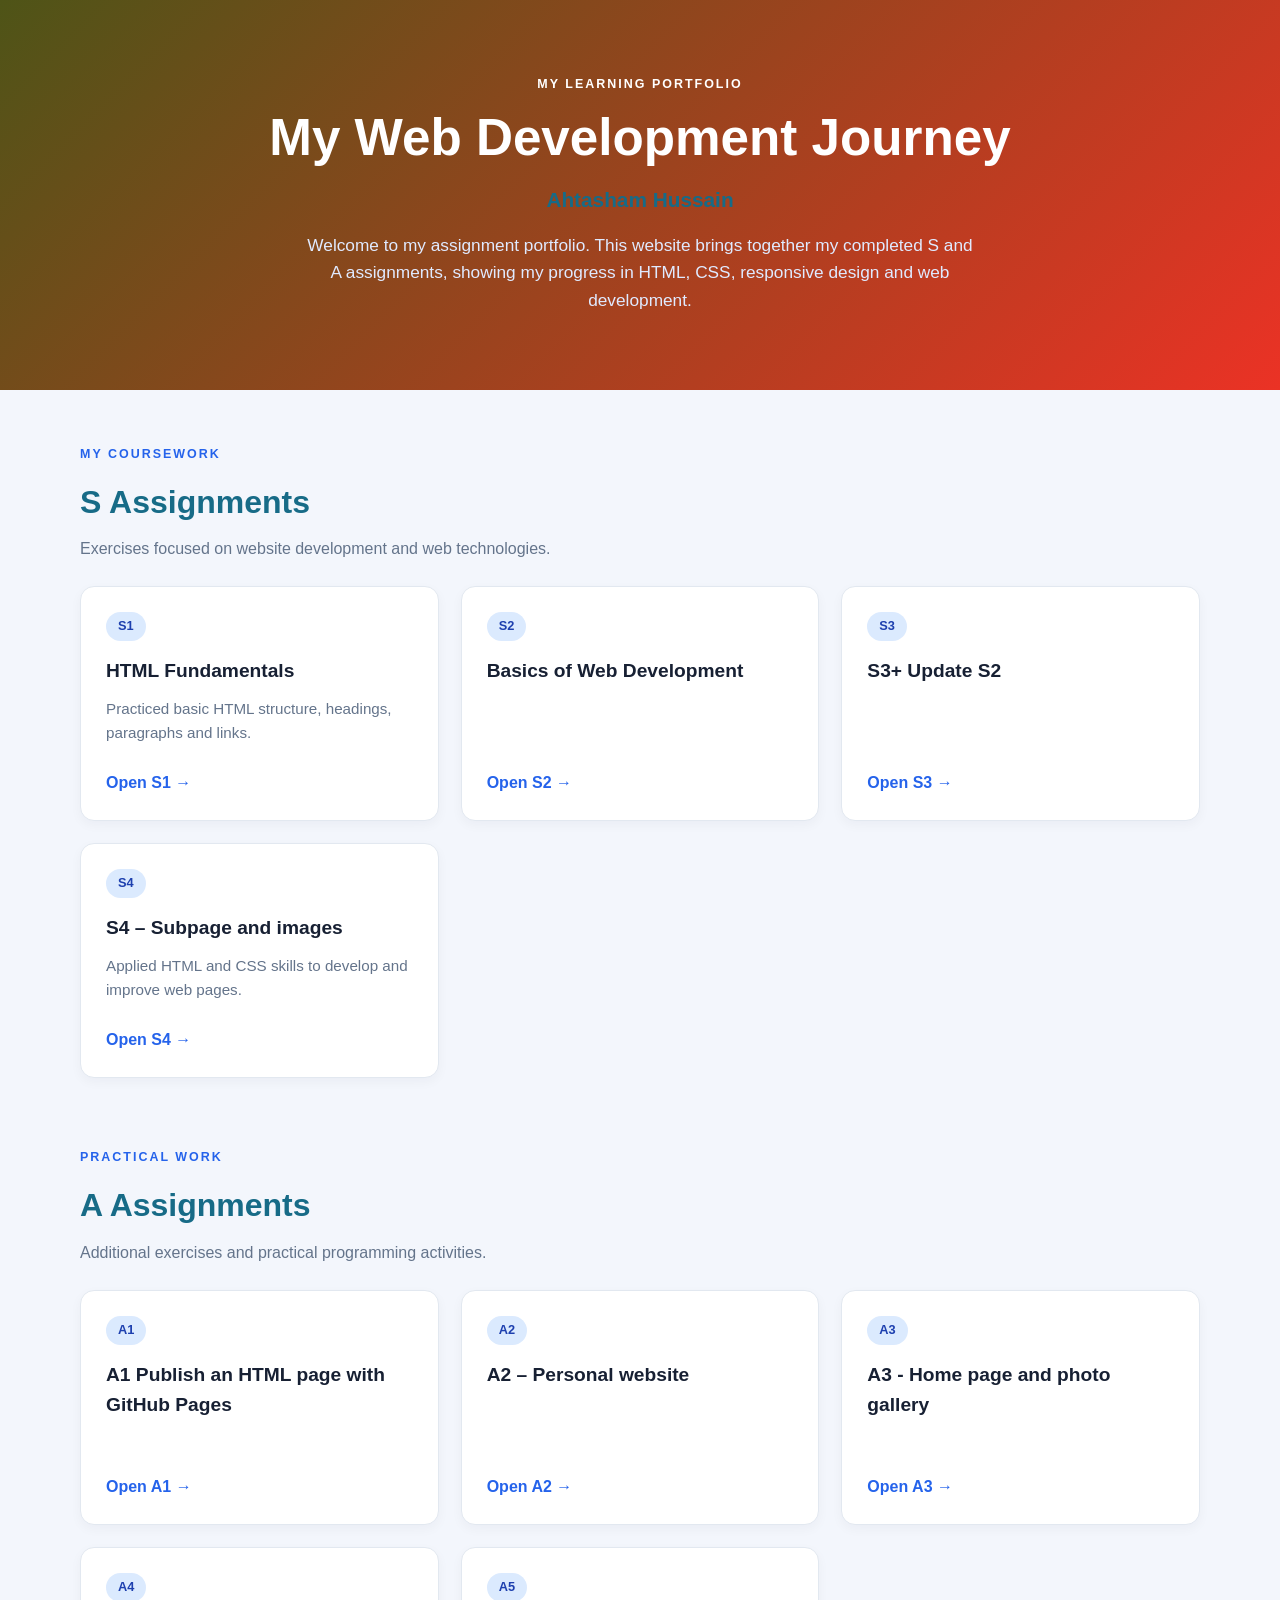
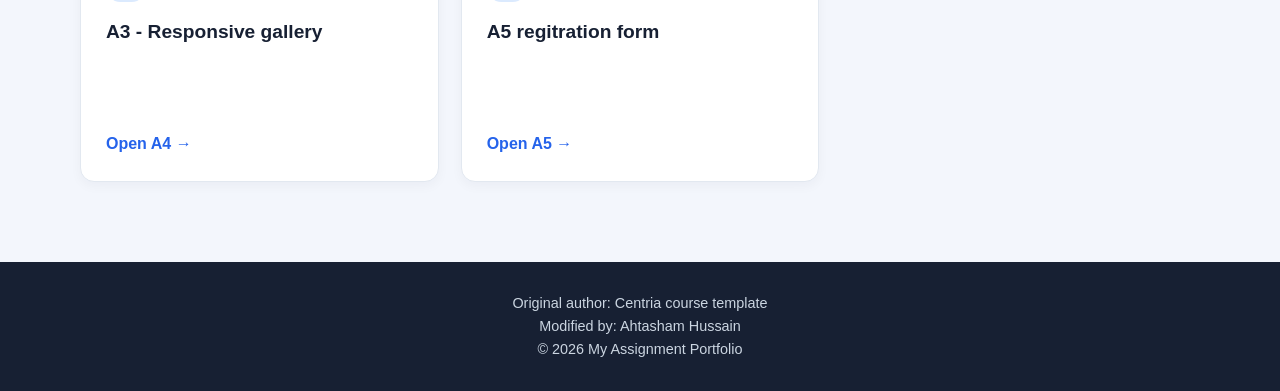
<file: index.html>
<!DOCTYPE html>
<html lang="en">
<head>
    <meta charset="UTF-8">
    <meta name="viewport" content="width=device-width, initial-scale=1.0">

    <title>My Assignments</title>

    <link rel="stylesheet" href="style.css">
    <link rel="icon" href="favicon.ico">
</head> 

<style>


/* General page settings */
* {
    margin: 0;
    padding: 0;
    box-sizing: border-box;
}

:root {
    --primary: #2563eb;
    --primary-dark: #1e40af;
    --background: #f3f6fc;
    --card-background: #ffffff;
    --text: #172033;
    --muted: #64748b;
    --border: #e2e8f0;
}

body {
    font-family: Arial, Helvetica, sans-serif;
    background: var(--background);
    color: var(--text);
    line-height: 1.6;
}

.container {
    width: min(1120px, 90%);
    margin: 0 auto;
}

/* Header */
.hero {
    background: linear-gradient(135deg, #4e5417, #eb3225);
    color: white;
    padding: 75px 0;
    text-align: center;
}

.eyebrow {
    font-size: 0.78rem;
    font-weight: bold;
    letter-spacing: 2px;
    margin-bottom: 12px;
}

.hero h1 {
    font-size: clamp(2rem, 5vw, 3.2rem);
    line-height: 1.2;
    margin-bottom: 15px;
}

.hero h2 {
    font-size: 1.3rem;
    margin-bottom: 15px;
}

.intro {
    max-width: 680px;
    margin: 0 auto;
    color: #e0eaff;
}


.assignment-section {
    padding: 55px 0 15px;
}

.section-heading {
    margin-bottom: 25px;
}

.section-heading .eyebrow {
    color: var(--primary);
}

.section-heading h2 {
    font-size: 2rem;
    margin-bottom: 8px;
}

.section-heading > p:last-child {
    color: var(--muted);
}

/* Required CSS Grid layout */
.card-grid {
    display: grid;
    grid-template-columns: repeat(3, minmax(0, 1fr));
    gap: 22px;
}

/* Assignment cards */
.assignment-card {
    display: flex;
    flex-direction: column;
    align-items: flex-start;
    background: var(--card-background);
    border: 1px solid var(--border);
    border-radius: 14px;
    padding: 25px;
    min-height: 235px;
    box-shadow: 0 4px 12px rgba(15, 23, 42, 0.04);
    transition: transform 0.2s, box-shadow 0.2s;
}

.assignment-card:hover {
    transform: translateY(-4px);
    box-shadow: 0 12px 25px rgba(15, 23, 42, 0.09);
}

.tag {
    display: inline-block;
    background: #dbeafe;
    color: var(--primary-dark);
    padding: 4px 12px;
    border-radius: 20px;
    font-size: 0.8rem;
    font-weight: bold;
    margin-bottom: 15px;
}

.assignment-card h3 {
    font-size: 1.2rem;
    margin-bottom: 10px;
}

.assignment-card p {
    color: var(--muted);
    font-size: 0.95rem;
    margin-bottom: 20px;
}

.assignment-card a {
    margin-top: auto;
    color: var(--primary);
    text-decoration: none;
    font-weight: bold;
}

.assignment-card a:hover {
    color: var(--primary-dark);
    text-decoration: underline;
}

/* Footer */
footer {
    margin-top: 65px;
    padding: 30px 0;
    background: #172033;
    color: #cbd5e1;
    text-align: center;
    font-size: 0.9rem;
}

/* Medium screens: two columns */
@media (max-width: 900px) {
    .card-grid {
        grid-template-columns: repeat(2, minmax(0, 1fr));
    }
}

/* Small screens: one column */
@media (max-width: 600px) {
    .hero {
        padding: 50px 0;
    }

    .assignment-section {
        padding-top: 40px;
    }

    .card-grid {
        grid-template-columns: 1fr;
    }

    .assignment-card {
        min-height: 210px;
    }

    .section-heading h2 {
        font-size: 1.7rem;
    }
}


</style>

<body>

    <header class="hero">
        <div class="container">
            <p class="eyebrow">MY LEARNING PORTFOLIO</p>
            <h1>My Web Development Journey</h1>
            <h2>Ahtasham Hussain</h2>
            <p class="intro">
                Welcome to my assignment portfolio. This website brings
                together my completed S and A assignments, showing my
                progress in HTML, CSS, responsive design and web development.
            </p>
        </div>
    </header>

    <main class="container">

        <!-- S assignments -->
        <section class="assignment-section">
            <div class="section-heading">
                <p class="eyebrow">MY COURSEWORK</p>
                <h2>S Assignments</h2>
                <p>Exercises focused on website development and web technologies.</p>
            </div>

            <div class="card-grid">

                <article class="assignment-card">
                    <span class="tag">S1</span>
                    <h3>HTML Fundamentals</h3>
                    <p>Practiced basic HTML structure, headings, paragraphs and links.</p>
                    <a href="s1/index.html">Open S1 &rarr;</a>
                </article>

                <article class="assignment-card">
                    <span class="tag">S2</span>
                    <h3>Basics of Web Development</h3>
                    <a href="https://ah772-shams.github.io/S2/">Open S2 &rarr;</a>
                </article>

                <article class="assignment-card">
                    <span class="tag">S3</span>
                    <h3>S3+ Update S2</h3>
                    <a href="https://ah772-shams.github.io/S3/">Open S3 &rarr;</a>
                </article>

                <article class="assignment-card">
                    <span class="tag">S4</span>
                    <h3>S4 – Subpage and images</h3>
                    <p>Applied HTML and CSS skills to develop and improve web pages.</p>
                    <a href="https://ah772-shams.github.io/S4/">Open S4 &rarr;</a>
                </article>

               
            

            </div>
        </section>

        <!-- A assignments -->
        <section class="assignment-section">
            <div class="section-heading">
                <p class="eyebrow">PRACTICAL WORK</p>
                <h2>A Assignments</h2>
                <p>Additional exercises and practical programming activities.</p>
            </div>

            <div class="card-grid">

                <article class="assignment-card">
                    <span class="tag">A1</span>
                    <h3>A1 Publish an HTML page with GitHub Pages</h3>
                    <a href="https://ah772-shams.github.io/Web-Development/a1/">Open A1 &rarr;</a>
                </article>

                <article class="assignment-card">
                    <span class="tag">A2</span>
                    <h3>A2 – Personal website</h3>
                    <a href="https://ah772-shams.github.io/Web-Development/a2/">Open A2 &rarr;</a>
                </article>

                <article class="assignment-card">
                    <span class="tag">A3</span>
                    <h3>A3 - Home page and photo gallery</h3>
                    <a href="https://ah772-shams.github.io/Web-Development/a3/">Open A3 &rarr;</a>
                </article>

                     <article class="assignment-card">
                    <span class="tag">A4</span>
                    <h3>A3 - Responsive gallery</h3>
                    <a href="https://ah772-shams.github.io/Web-Development/a4/">Open A4 &rarr;</a>
                </article>

                     <article class="assignment-card">
                    <span class="tag">A5</span>
                    <h3>A5 regitration form</h3>
                    <a href="https://ah772-shams.github.io/Web-Development/a5/">Open A5 &rarr;</a>
                </article>
            </div>
        </section>

    </main>

    <footer>
        <div class="container">
            <p>Original author: Centria course template</p>
            <p>Modified by: Ahtasham Hussain</p>
            <p>&copy; 2026 My Assignment Portfolio</p>
        </div>
    </footer>

</body>
</html>
</file>
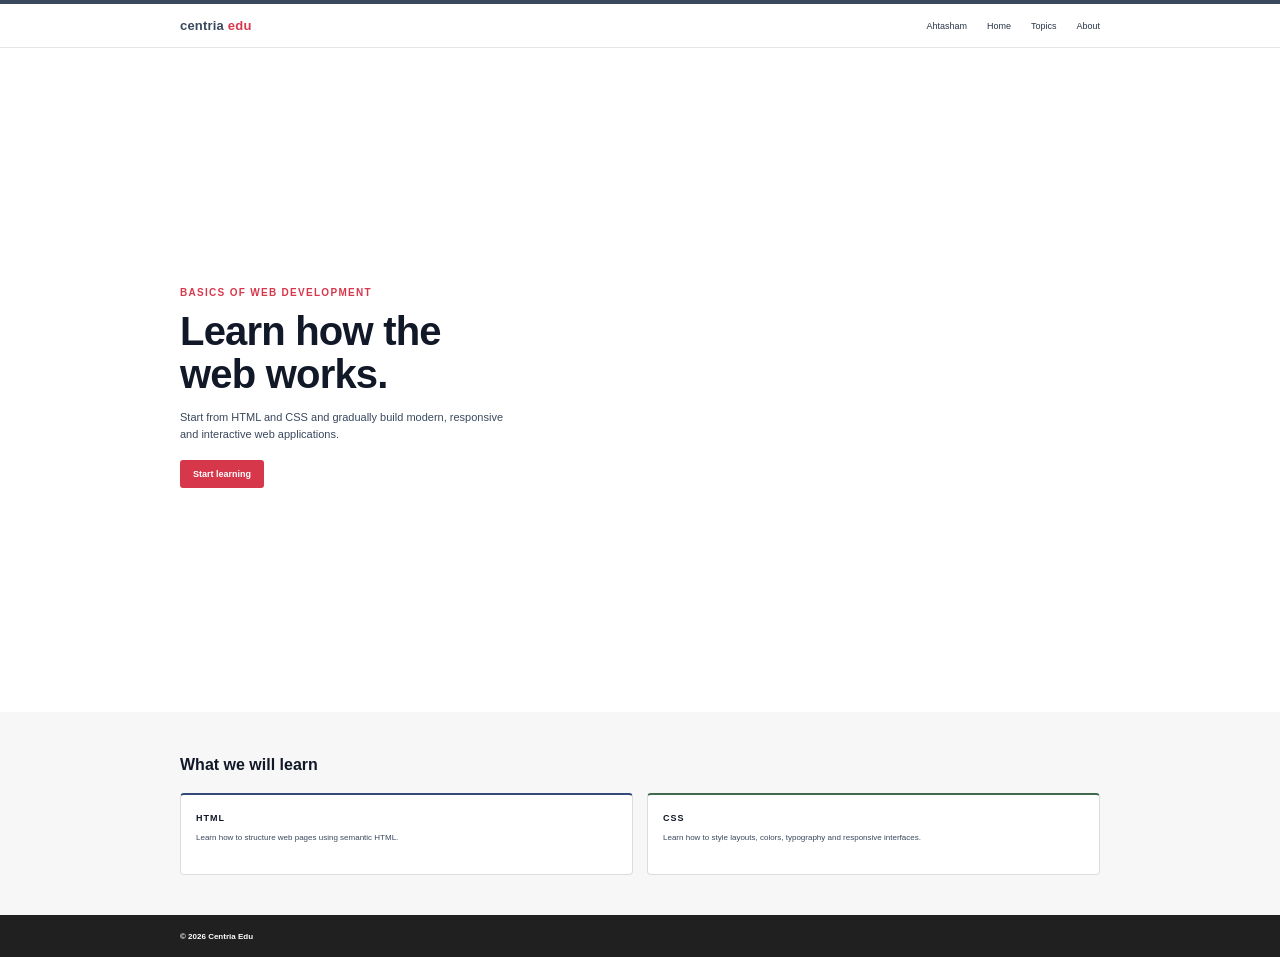
<file: A1/index.html>
<!DOCTYPE html>
<html lang="en">
<head>
    <meta charset="UTF-8">
    <meta name="viewport" content="width=device-width, initial-scale=1.0">
    <title>Centria Edu | Basics of Web Development</title>
    <link rel="stylesheet" href="style.css">
</head>
<body>


    <header class="site-header">
        <div class="container header-inner">
            <a href="#" class="logo">centria <span>edu</span></a>
            <nav aria-label="Main navigation"> 

                <a href="#">Ahtasham</a>
                <a href="#">Home</a>
                <a href="#">Topics</a>
                <a href="#">About</a>
            </nav>
        </div>
    </header>

    <main>
        <section class="hero">
            <div class="container">
                <p class="eyebrow">BASICS OF WEB DEVELOPMENT</p>
                <h1>Learn how the<br>web works.</h1>
                <p class="intro">
                    Start from HTML and CSS and gradually build modern, responsive<br>
                    and interactive web applications.
                </p>
                <a href="#" class="button">Start learning</a>
            </div>
        </section>

        <section class="learning">
            <div class="container">
                <h2>What we will learn</h2>
                <div class="cards">
                    <article class="card html-card">
                        <h3>HTML</h3>
                        <p>Learn how to structure web pages using semantic HTML.</p>
                    </article>

                    <article class="card css-card">
                        <h3>CSS</h3>
                        <p>Learn how to style layouts, colors, typography and responsive interfaces.</p>
                    </article>
                </div>
            </div>
        </section>
    </main>

    <footer class="site-footer">
        <div class="container">
            <p>&copy; 2026 Centria Edu</p>
        </div>
    </footer>
</body>
</html>
</file>
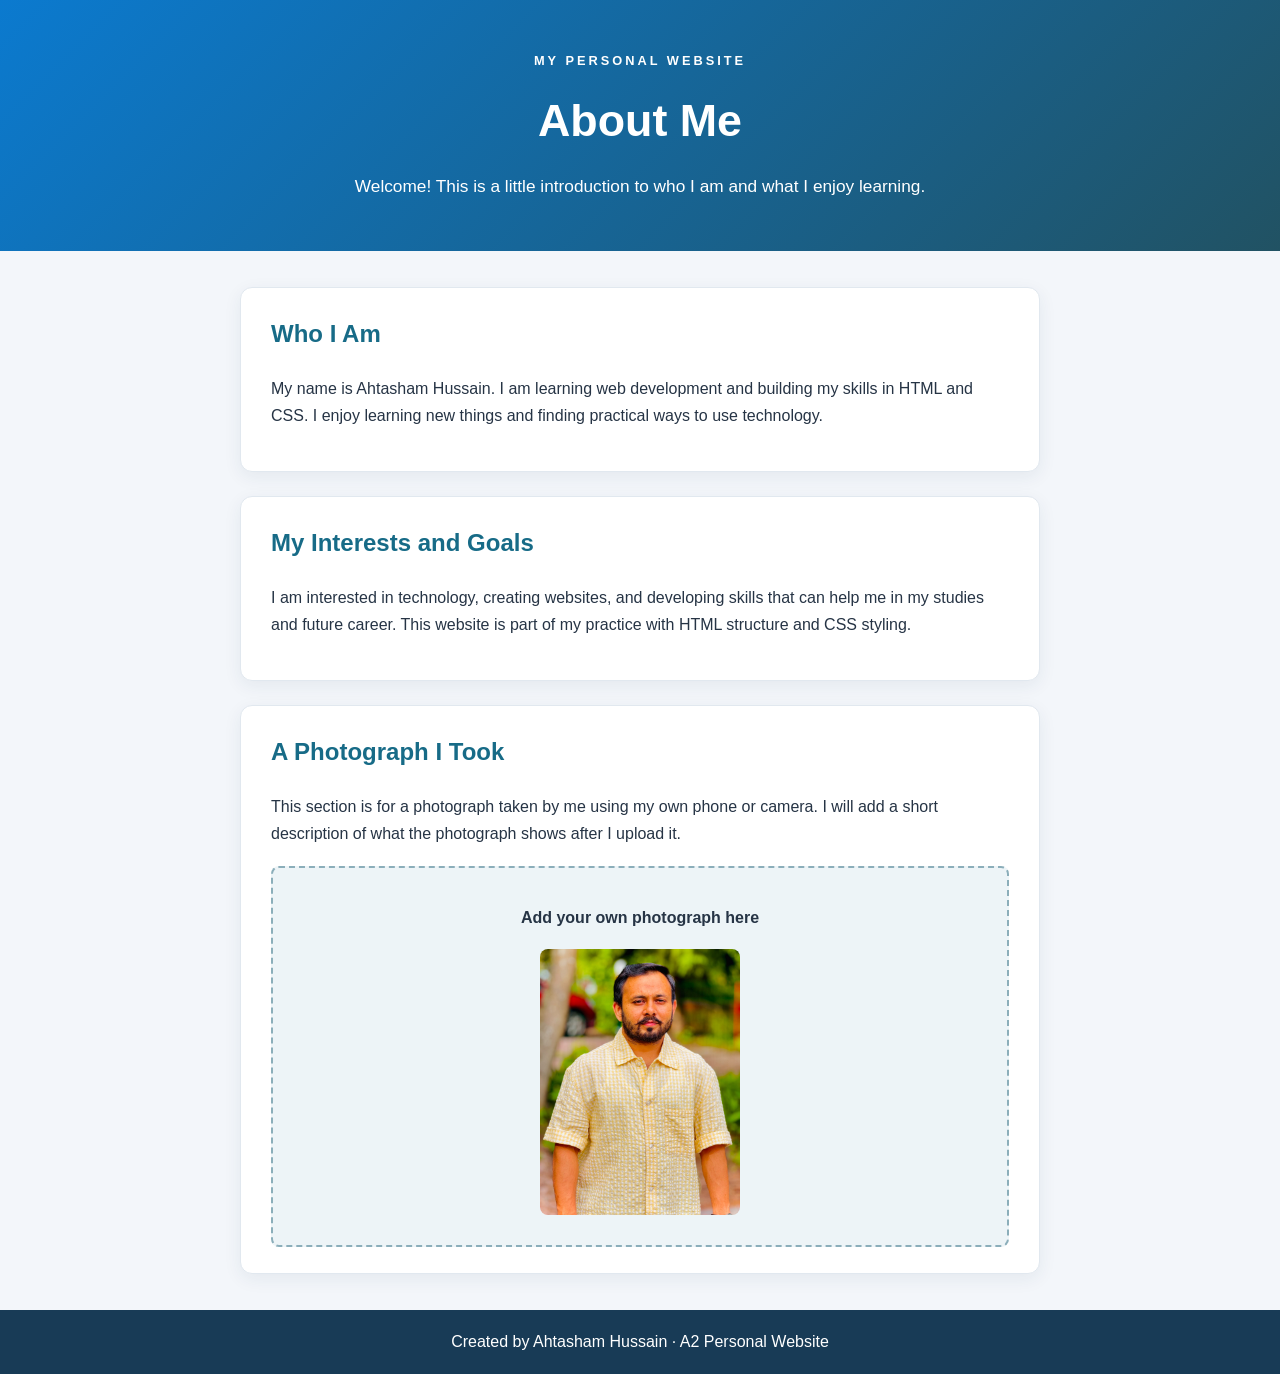
<file: A2/index.html>
<!-- Created by Ahtasham Hussain -->
<!DOCTYPE html>
<html lang="en">
<head>
    <meta charset="UTF-8">
    <meta name="viewport" content="width=device-width, initial-scale=1.0">
    <title>Personal Website by Ahtasham Hussain</title>
    <link rel="stylesheet" href="style.css">
</head>
<body>
    <header>
        <div class="header-content">
            <p class="eyebrow">MY PERSONAL WEBSITE</p>
            <h1>About Me</h1> 
            
            <p class="intro">Welcome! This is a little introduction to who I am and what I enjoy learning.</p>
        </div>
    </header>

    <main>
        <section class="card">
            <h2>Who I Am</h2>
            <p>
                My name is Ahtasham Hussain. I am learning web development and
                building my skills in HTML and CSS. I enjoy learning new things
                and finding practical ways to use technology.
            </p>
        </section>

        <section class="card">
            <h2>My Interests and Goals</h2>
            <p>
                I am interested in technology, creating websites, and developing
                skills that can help me in my studies and future career. This
                website is part of my practice with HTML structure and CSS styling.
            </p>
        </section>

        <section class="card photo-card">
            <h2>A Photograph I Took</h2>
            <p>
                This section is for a photograph taken by me using my own phone
                or camera. I will add a short description of what the photograph
                shows after I upload it.
            </p>
            <div class="photo-placeholder">
                <p><strong>Add your own photograph here</strong></p>
                <img src="images/Ahtasham.jpeg" alt="My picture" width="200px" height="200px">
            </div>
           
        </section>
    </main>

    <footer>
        <p>Created by Ahtasham Hussain · A2 Personal Website</p>
    </footer>
</body>
</html>
</file>
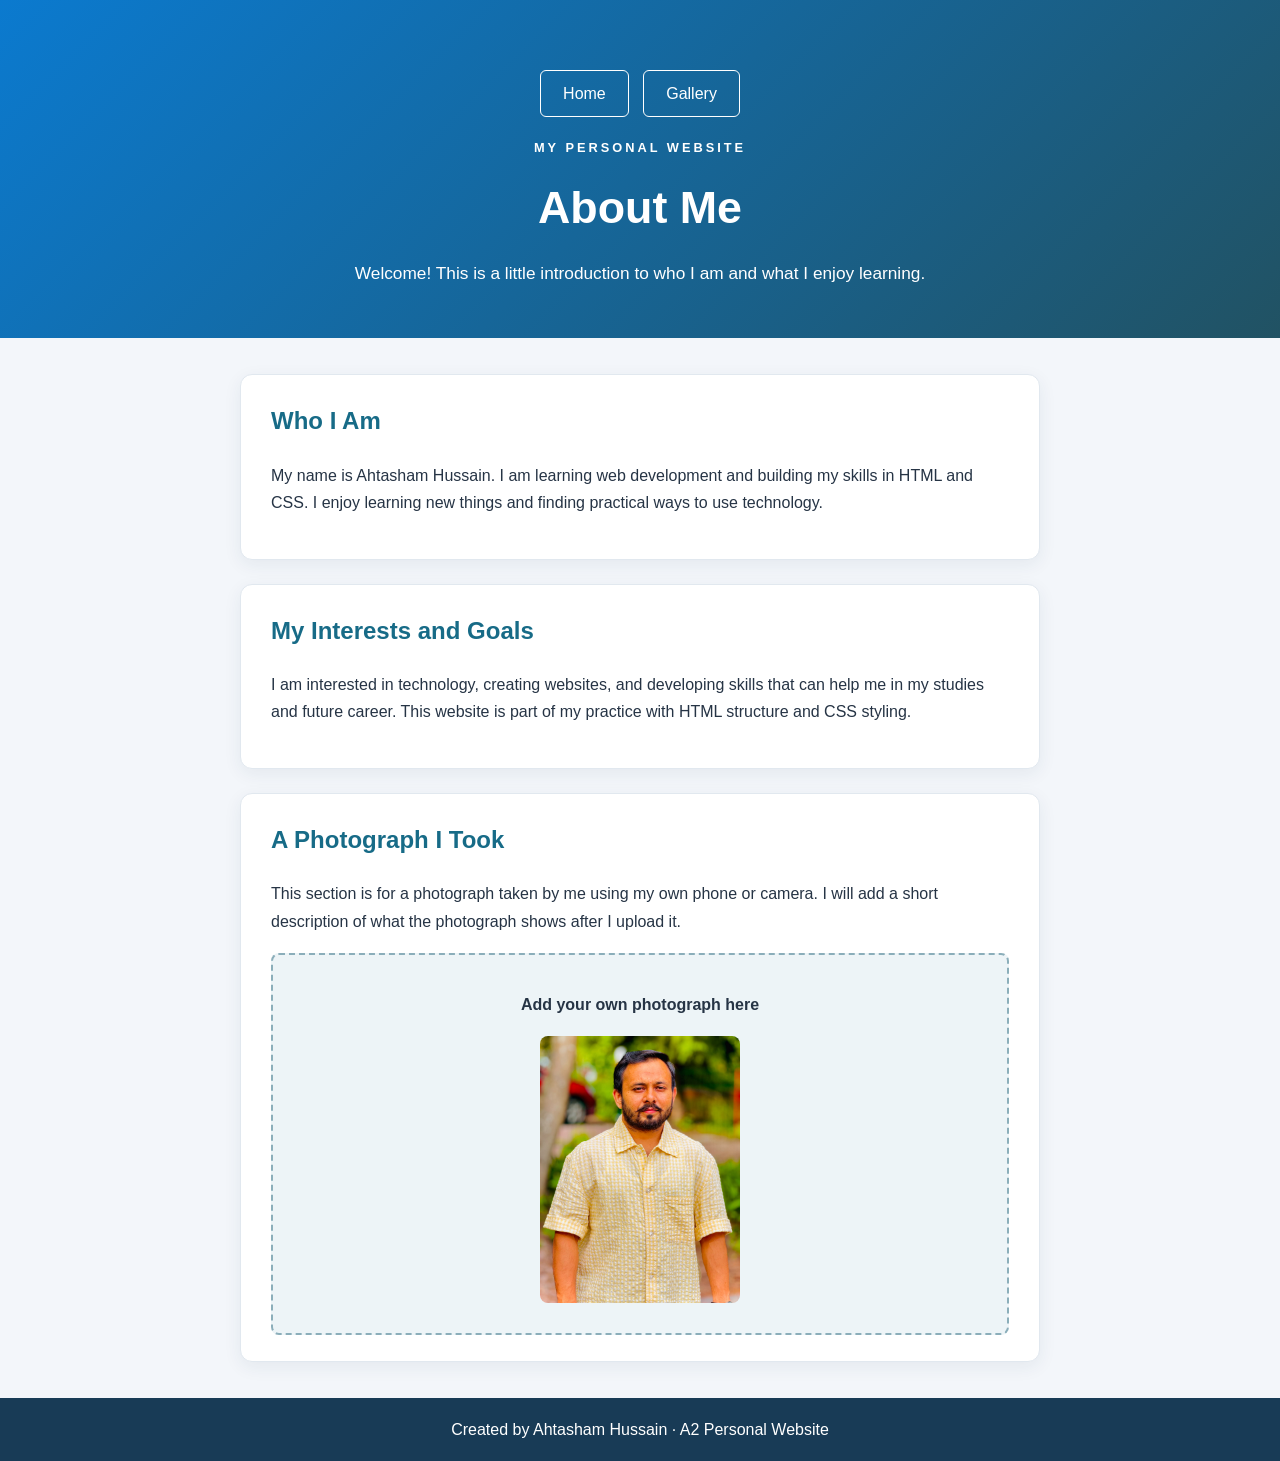
<file: A3/index.html>
<!-- Created by Ahtasham Hussain -->
<!DOCTYPE html>
<html lang="en">
<head>
    <meta charset="UTF-8">
    <meta name="viewport" content="width=device-width, initial-scale=1.0">
    <title>Personal Website by Ahtasham Hussain</title>
    <link rel="stylesheet" href="style.css">
</head>
<body>
  


    <header>
      <nav class="navbar">
    <a href="index.html">Home</a>
    <a href="gallery.html">Gallery</a>
  
</nav>
        <div class="header-content">
            <p class="eyebrow">MY PERSONAL WEBSITE</p>
            <h1>About Me</h1> 
            
            <p class="intro">Welcome! This is a little introduction to who I am and what I enjoy learning.</p>
        </div>
        
    </header>

    <main>
        <section class="card">
            <h2>Who I Am</h2>
            <p>
                My name is Ahtasham Hussain. I am learning web development and
                building my skills in HTML and CSS. I enjoy learning new things
                and finding practical ways to use technology.
            </p>
        </section>

        <section class="card">
            <h2>My Interests and Goals</h2>
            <p>
                I am interested in technology, creating websites, and developing
                skills that can help me in my studies and future career. This
                website is part of my practice with HTML structure and CSS styling.
            </p>
        </section>

        <section class="card photo-card">
            <h2>A Photograph I Took</h2>
            <p>
                This section is for a photograph taken by me using my own phone
                or camera. I will add a short description of what the photograph
                shows after I upload it.
            </p>
            <div class="photo-placeholder">
                <p><strong>Add your own photograph here</strong></p>
                <img src="images/Ahtasham.jpeg" alt="My picture" width="200px" height="200px">
            </div>
           
        </section>
    </main>

    <footer>
        <p>Created by Ahtasham Hussain · A2 Personal Website</p>
    </footer>
</body>
</html>
</file>
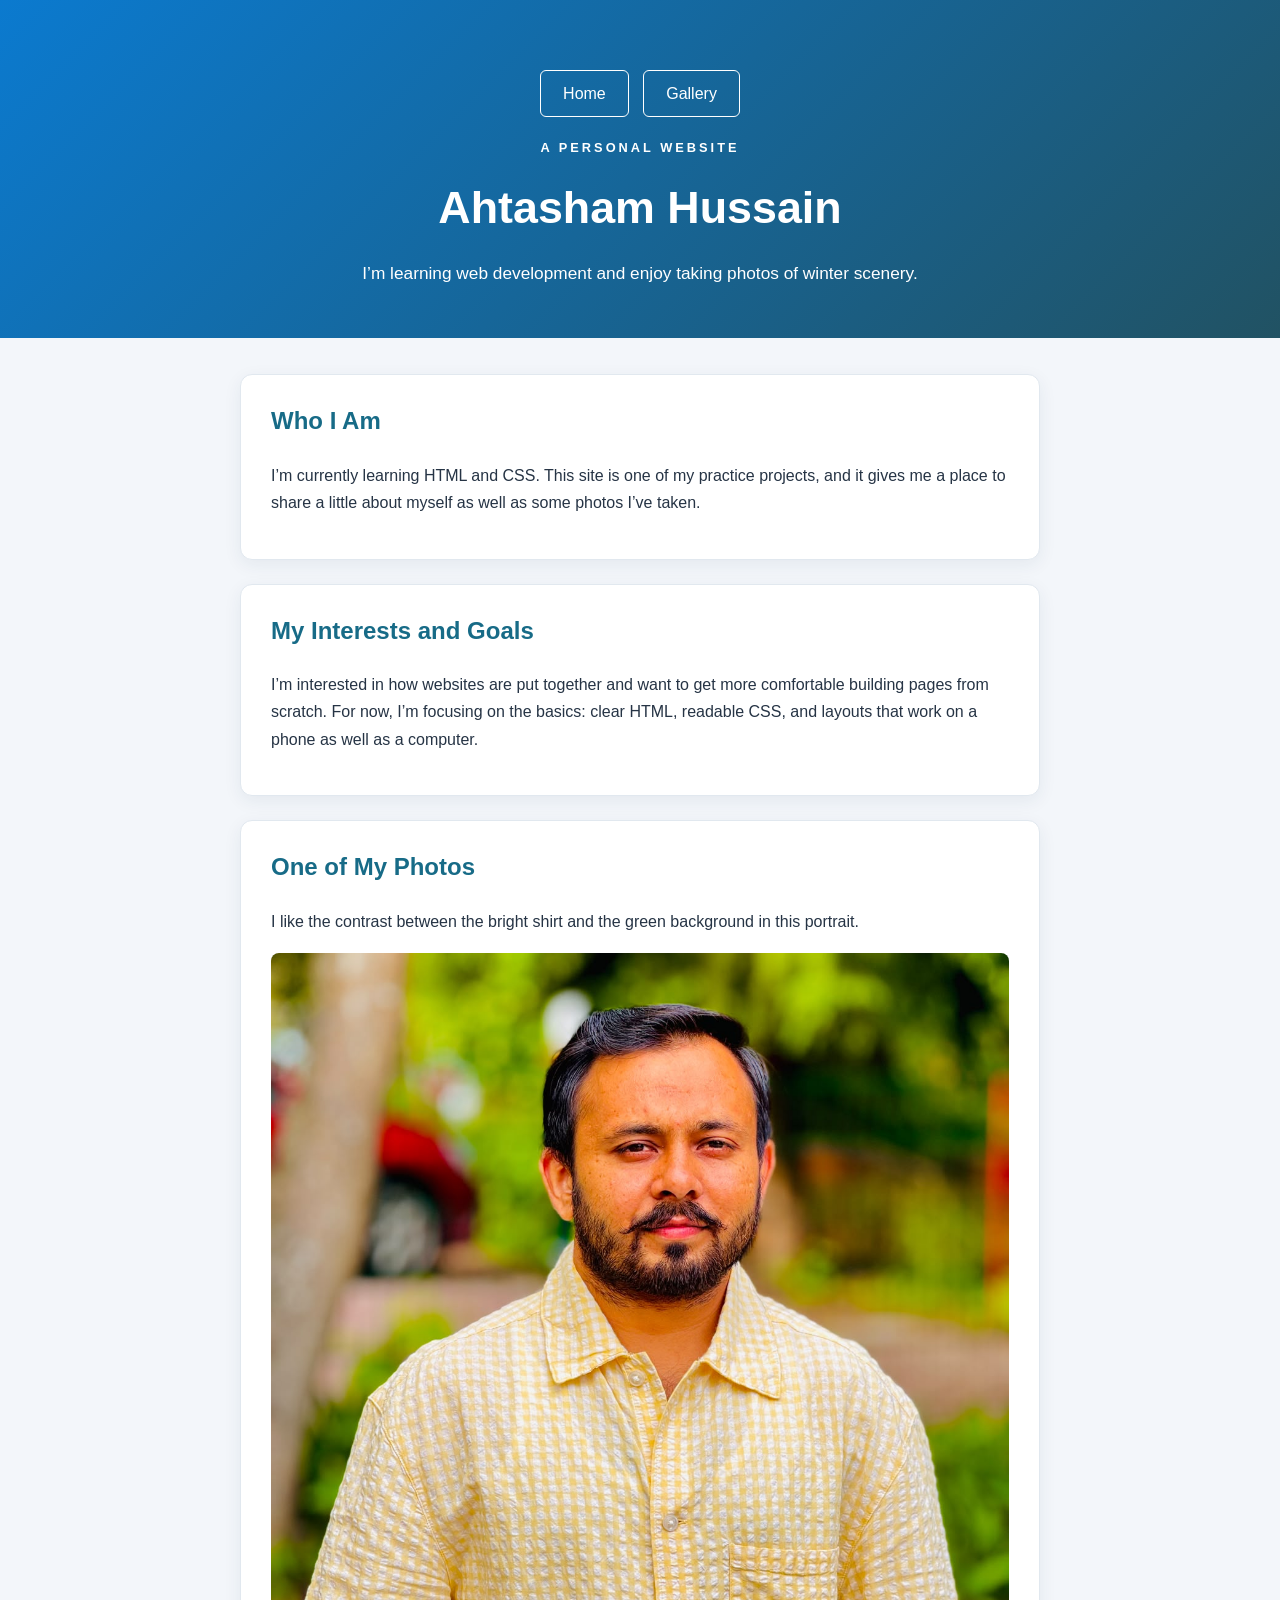
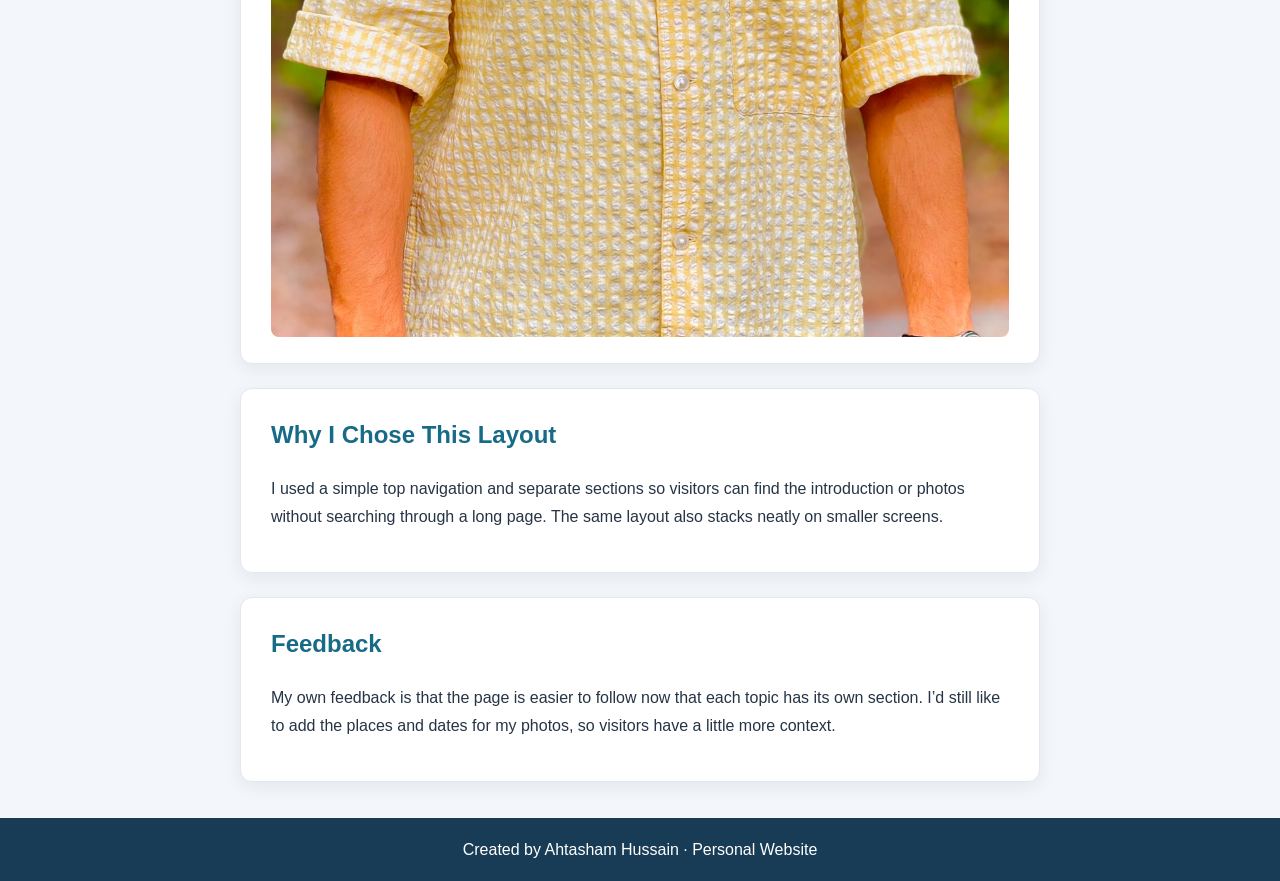
<file: A4/index.html>
<!-- Created by Ahtasham Hussain -->
<!DOCTYPE html>
<html lang="en">
<head>
    <meta charset="UTF-8">
    <meta name="viewport" content="width=device-width, initial-scale=1.0">
    <title>Personal Website by Ahtasham Hussain</title>
    <link rel="stylesheet" href="style.css">
</head>
<body>
  


    <header>
      <nav class="navbar">
    <a href="index.html">Home</a>
    <a href="gallery.html">Gallery</a>
  
</nav>
        <div class="header-content">
            <p class="eyebrow">A PERSONAL WEBSITE</p>
            <h1>Ahtasham Hussain</h1>
            <p class="intro">I’m learning web development and enjoy taking photos of winter scenery.</p>
        </div>
        
    </header>

    <main>
        <section class="card">
            <h2>Who I Am</h2>
            <p>
                I’m currently learning HTML and CSS. This site is one of my
                practice projects, and it gives me a place to share a little
                about myself as well as some photos I’ve taken.
            </p>
        </section>

        <section class="card">
            <h2>My Interests and Goals</h2>
            <p>
                I’m interested in how websites are put together and want to get
                more comfortable building pages from scratch. For now, I’m
                focusing on the basics: clear HTML, readable CSS, and layouts
                that work on a phone as well as a computer.
            </p>
        </section>

        <section class="card photo-card">
            <h2>One of My Photos</h2>
            <p>
                I like the contrast between the bright shirt and the green
                background in this portrait.
            </p>
            <img src="images/Ahtasham.jpeg" alt="Portrait of Ahtasham outdoors">
        </section>

        <section class="card">
            <h2>Why I Chose This Layout</h2>
            <p>
                I used a simple top navigation and separate sections so visitors
                can find the introduction or photos without searching through a
                long page. The same layout also stacks neatly on smaller screens.
            </p>
        </section>

        <section class="card">
            <h2>Feedback</h2>
            <p>
                My own feedback is that the page is easier to follow now that
                each topic has its own section. I’d still like to add the places
                and dates for my photos, so visitors have a little more context.
            </p>
        </section>
    </main>

    <footer>
        <p>Created by Ahtasham Hussain · Personal Website</p>
    </footer>
</body>
</html>
</file>
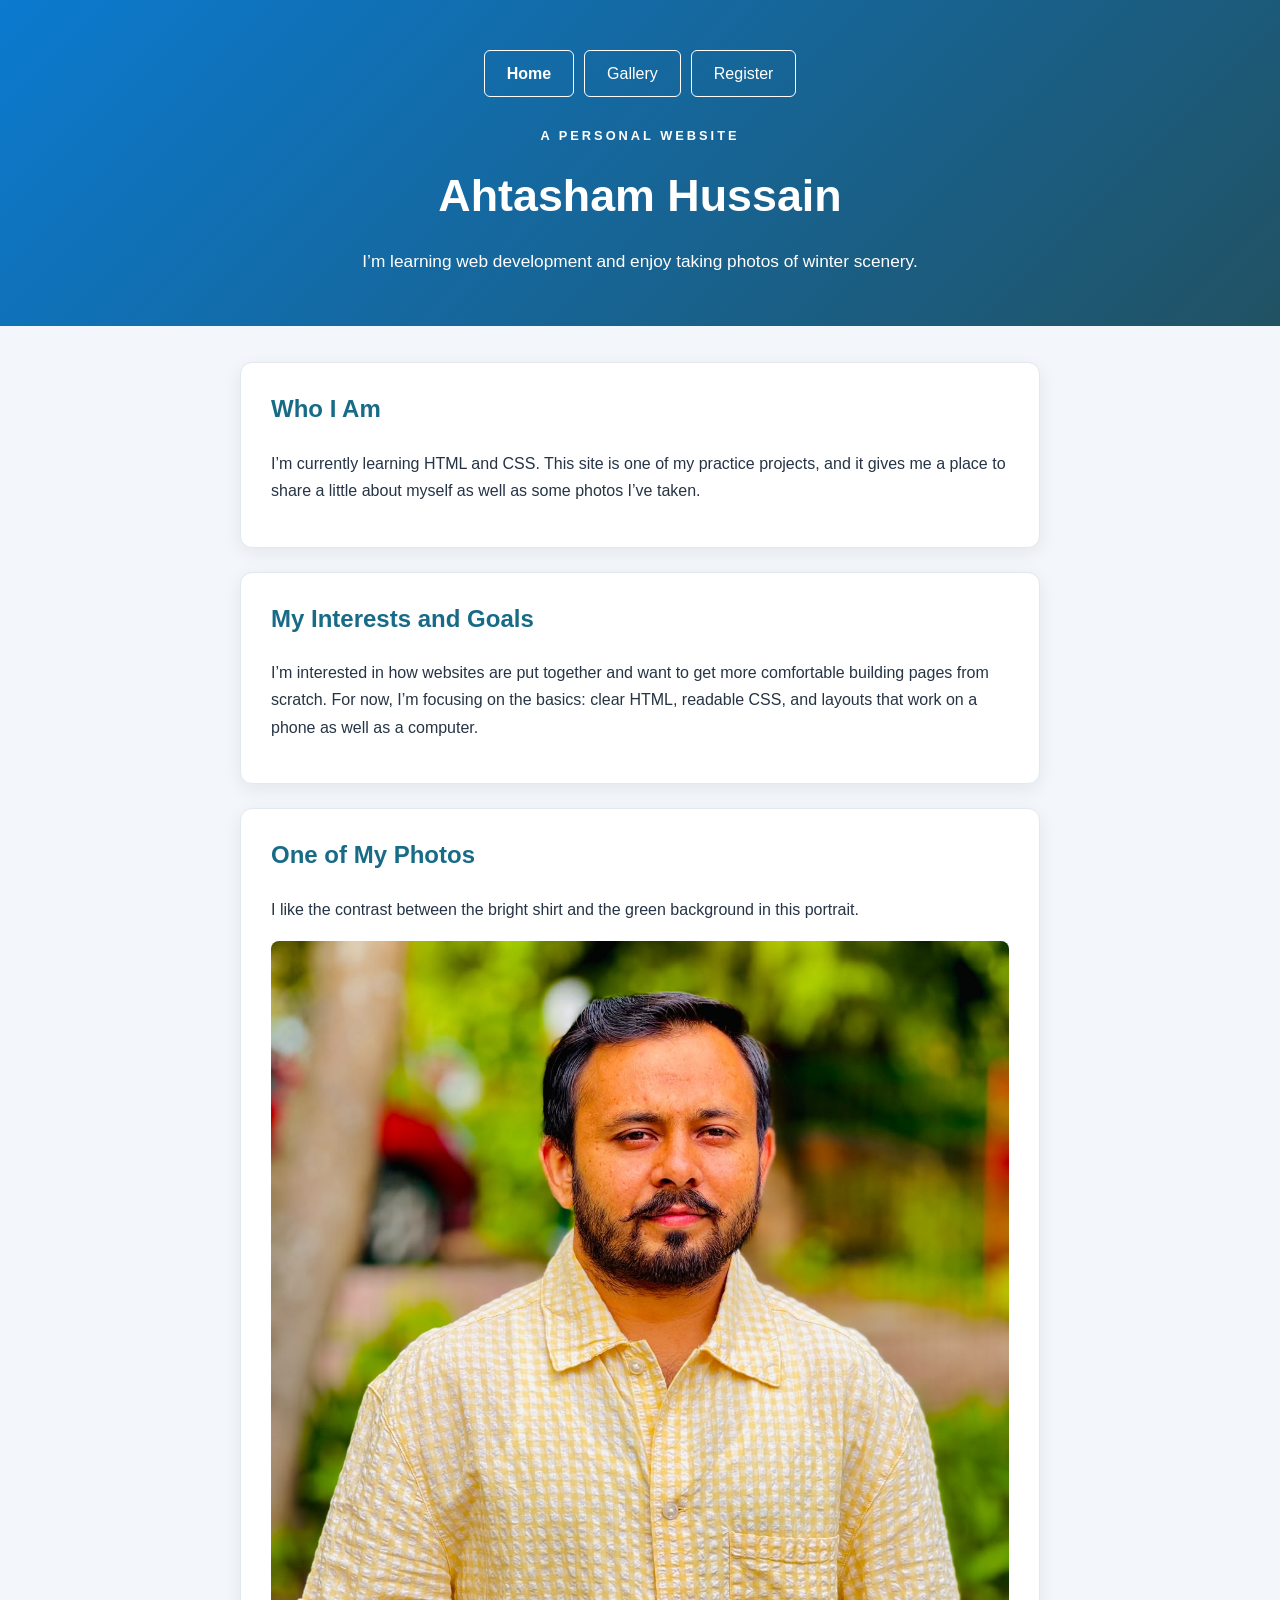
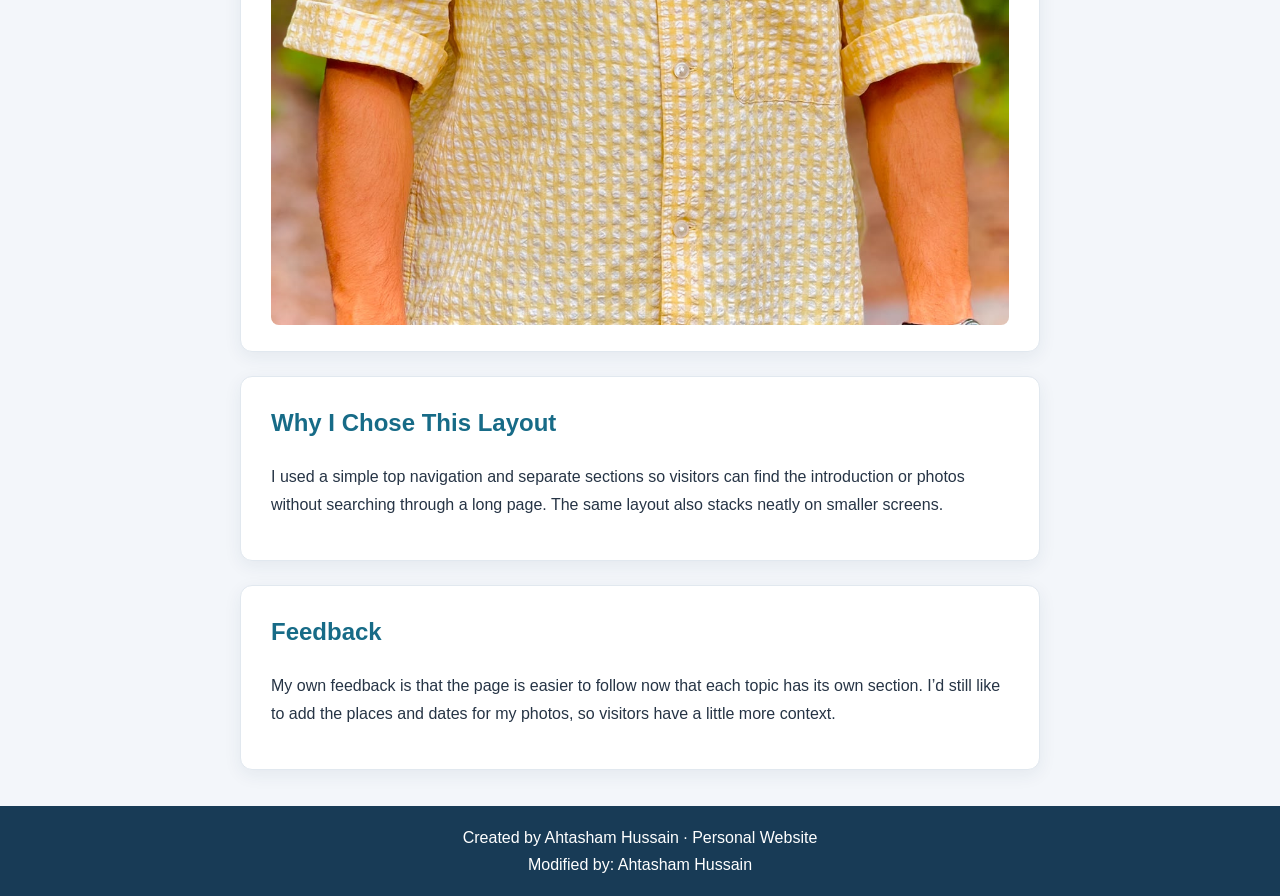
<file: a5/index.html>
<!-- Created by Ahtasham Hussain -->
<!DOCTYPE html>
<html lang="en">
<head>
    <meta charset="UTF-8">
    <meta name="viewport" content="width=device-width, initial-scale=1.0">
    <title>Personal Website by Ahtasham Hussain</title>
    <link rel="stylesheet" href="style.css">
</head>
<body>
  


    <header>
      <nav class="navbar">
          <a href="index.html" aria-current="page">Home</a>
    <a href="gallery.html">Gallery</a>
          <a href="register.html">Register</a>
</nav>
        <div class="header-content">
            <p class="eyebrow">A PERSONAL WEBSITE</p>
            <h1>Ahtasham Hussain</h1>
            <p class="intro">I’m learning web development and enjoy taking photos of winter scenery.</p>
        </div>
        
    </header>

    <main>
        <section class="card">
            <h2>Who I Am</h2>
            <p>
                I’m currently learning HTML and CSS. This site is one of my
                practice projects, and it gives me a place to share a little
                about myself as well as some photos I’ve taken.
            </p>
        </section>

        <section class="card">
            <h2>My Interests and Goals</h2>
            <p>
                I’m interested in how websites are put together and want to get
                more comfortable building pages from scratch. For now, I’m
                focusing on the basics: clear HTML, readable CSS, and layouts
                that work on a phone as well as a computer.
            </p>
        </section>

        <section class="card photo-card">
            <h2>One of My Photos</h2>
            <p>
                I like the contrast between the bright shirt and the green
                background in this portrait.
            </p>
            <img src="images/Ahtasham.jpeg" alt="Portrait of Ahtasham outdoors">
        </section>

        <section class="card">
            <h2>Why I Chose This Layout</h2>
            <p>
                I used a simple top navigation and separate sections so visitors
                can find the introduction or photos without searching through a
                long page. The same layout also stacks neatly on smaller screens.
            </p>
        </section>

        <section class="card">
            <h2>Feedback</h2>
            <p>
                My own feedback is that the page is easier to follow now that
                each topic has its own section. I’d still like to add the places
                and dates for my photos, so visitors have a little more context.
            </p>
        </section>
    </main>

    <footer>
        <p>Created by Ahtasham Hussain · Personal Website</p>
        <p>Modified by: Ahtasham Hussain</p>
    </footer>
</body>
</html>
</file>
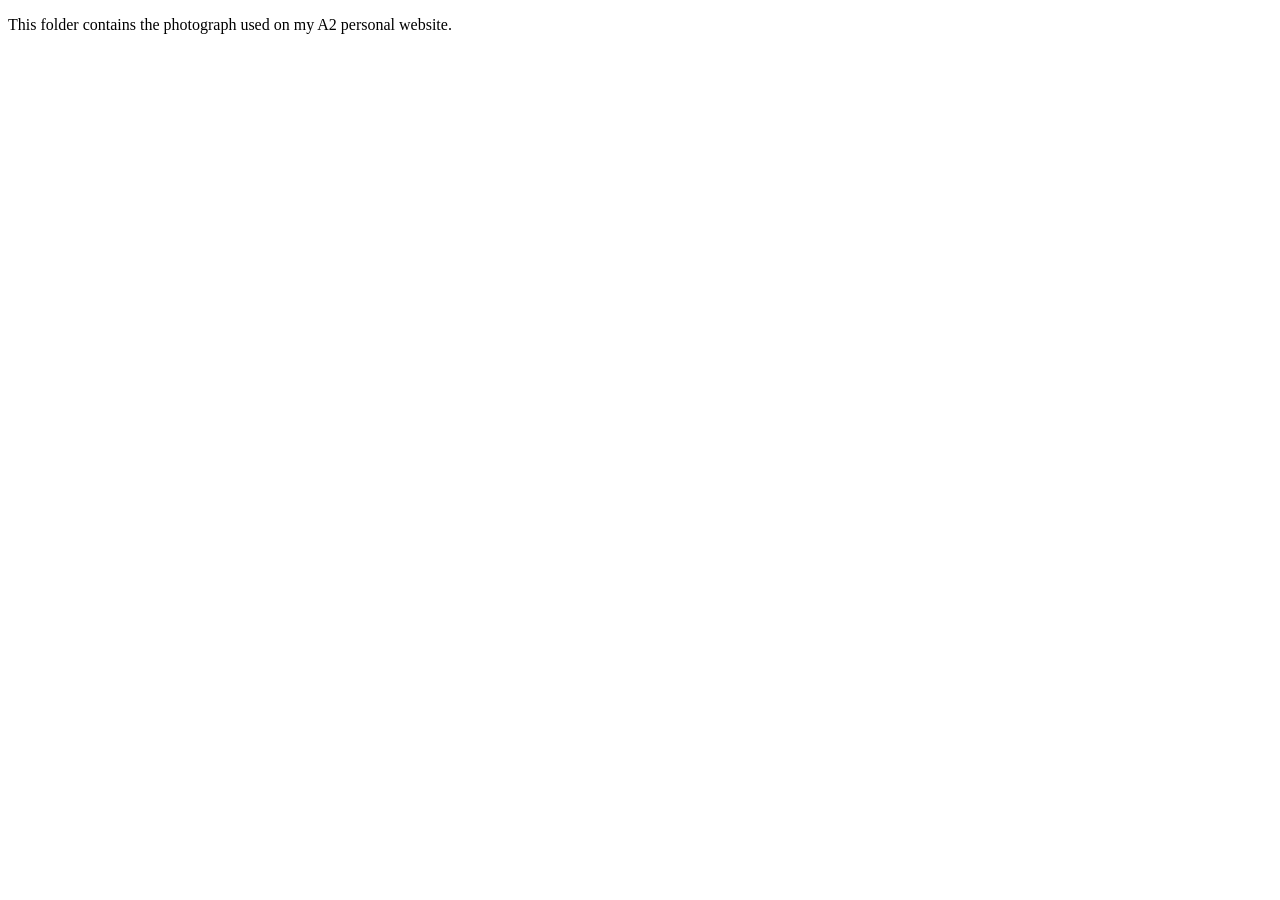
<file: A2/images/index.html>
<!-- Created by Ahtasham Hussain -->
<!DOCTYPE html>
<html lang="en">
<head>
    <meta charset="UTF-8">
    <meta name="viewport" content="width=device-width, initial-scale=1.0">
    <title>Images Folder</title>
</head>
<body>
    <p>This folder contains the photograph used on my A2 personal website.</p>
</body>
</html>
</file>
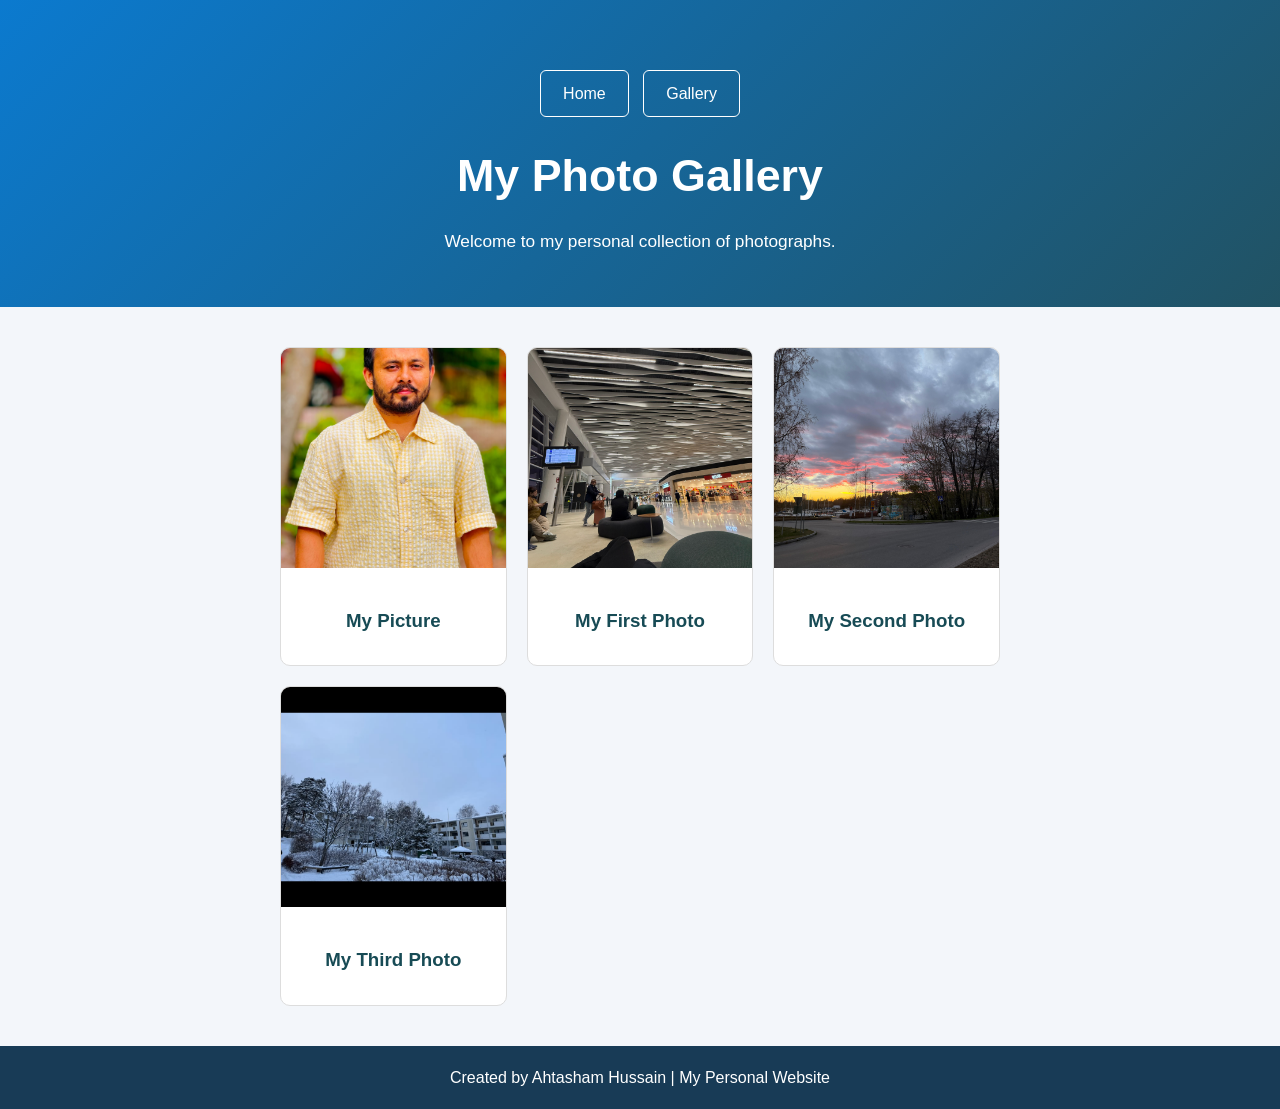
<file: A3/gallery.html>
<!DOCTYPE html>
<html lang="en">
<head>
    <meta charset="UTF-8">
    <meta name="viewport" content="width=device-width, initial-scale=1.0">
    <title>My Gallery - Ahtasham Hussain</title>
    <link rel="stylesheet" href="style.css">
</head>

<body>

   <header>
      <nav class="navbar">
    <a href="index.html">Home</a>
    <a href="gallery.html">Gallery</a>
   
</nav>
        <div class="header-content">
            <h1>My Photo Gallery</h1> 
            
            <p class="intro">Welcome to my personal collection of photographs.</p>
        </div>
        
    </header>


  
    <main>
        <section class="gallery">
            
           <div class="gallery-item">
                <img src="images/Ahtasham.jpeg" alt="My Picture">
                <h3>My Picture</h3>
            </div>
            <div class="gallery-item">
                <img src="images/1.jpg" alt="My first photograph">
                <h3>My First Photo</h3>
            </div>

            <div class="gallery-item">
                <img src="images/2.jpg" alt="My second photograph">
                <h3>My Second Photo</h3>
            </div>

            <div class="gallery-item">
                <img src="images/3.jpg" alt="My third photograph">
                <h3>My Third Photo</h3>
            </div>

           

        </section>
    </main>

    <footer>
        <p>Created by Ahtasham Hussain | My Personal Website</p>
    </footer>

</body>
</html>
</file>
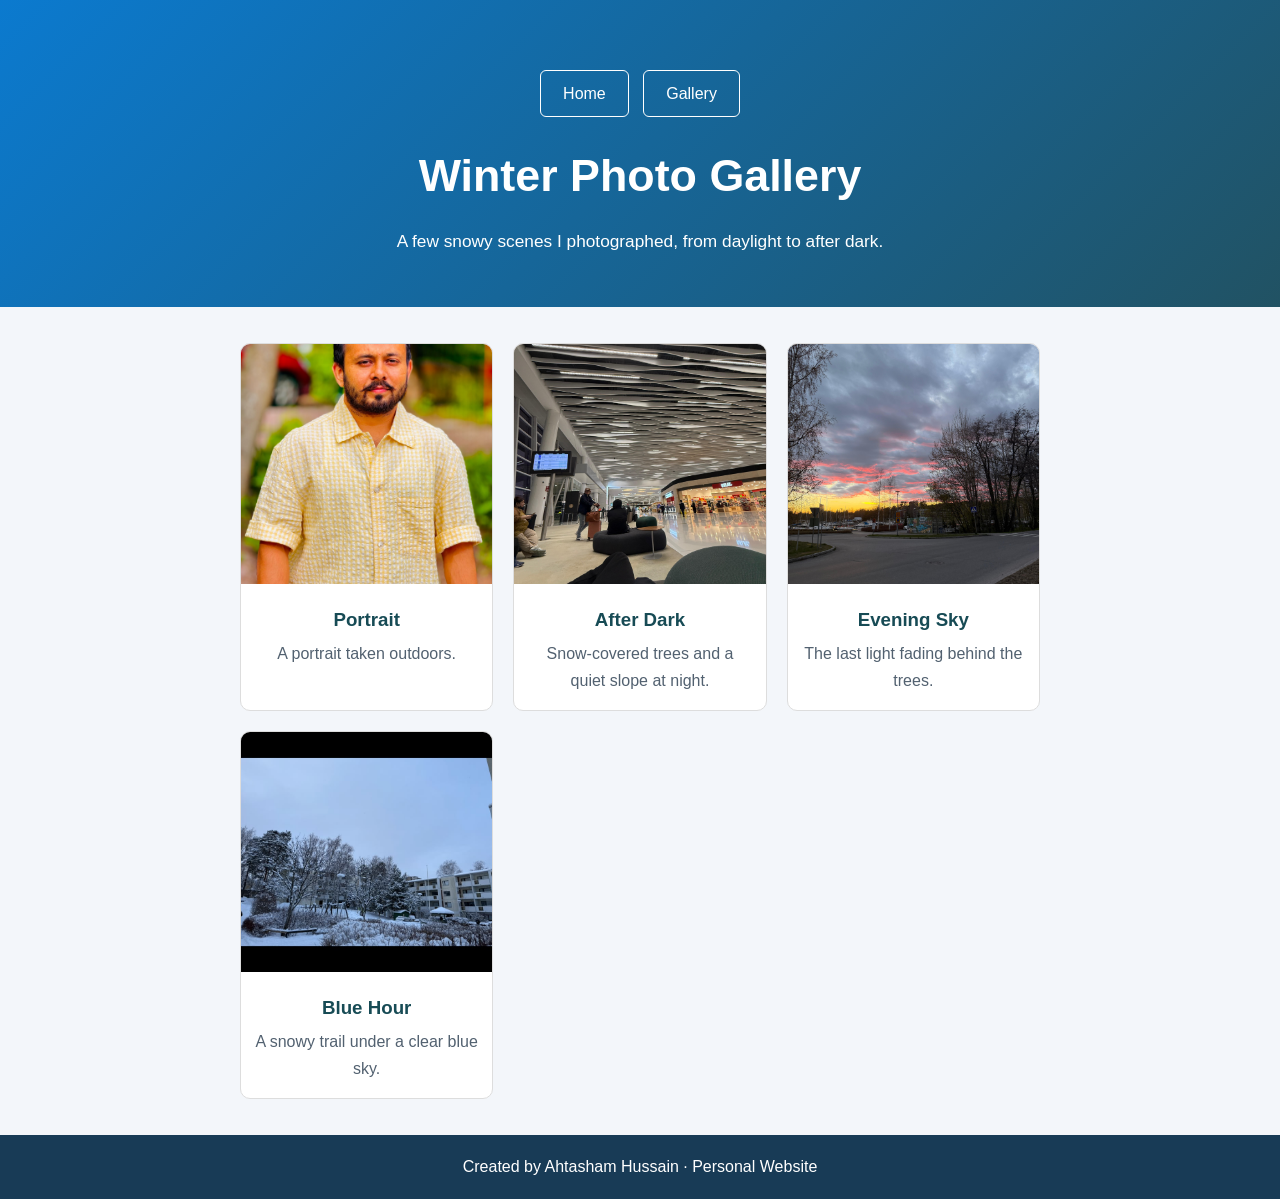
<file: A4/gallery.html>
<!DOCTYPE html>
<html lang="en">
<head>
    <meta charset="UTF-8">
    <meta name="viewport" content="width=device-width, initial-scale=1.0">
    <title>My Gallery - Ahtasham Hussain</title>
    <link rel="stylesheet" href="style.css">
</head>

<body>

   <header>
      <nav class="navbar">
    <a href="index.html">Home</a>
    <a href="gallery.html">Gallery</a>
   
</nav>
        <div class="header-content">
            <h1>Winter Photo Gallery</h1>
            <p class="intro">A few snowy scenes I photographed, from daylight to after dark.</p>
        </div>
        
    </header>


  
    <main>
        <section class="gallery">
            
           <div class="gallery-item">
                <img src="images/Ahtasham.jpeg" alt="Portrait of Ahtasham outdoors">
                <h3>Portrait</h3>
                <p>A portrait taken outdoors.</p>
            </div>
            <div class="gallery-item">
                <img src="images/1.jpg" alt="Snow-covered trees beside a ski slope at night">
                <h3>After Dark</h3>
                <p>Snow-covered trees and a quiet slope at night.</p>
            </div>

            <div class="gallery-item">
                <img src="images/2.jpg" alt="Snowy trees against a blue evening sky">
                <h3>Evening Sky</h3>
                <p>The last light fading behind the trees.</p>
            </div>

            <div class="gallery-item">
                <img src="images/3.jpg" alt="Snowy ski trail beneath a blue sky">
                <h3>Blue Hour</h3>
                <p>A snowy trail under a clear blue sky.</p>
            </div>

           

        </section>
    </main>

    <footer>
        <p>Created by Ahtasham Hussain · Personal Website</p>
    </footer>

</body>
</html>
</file>
<file: style.css>
* {
    box-sizing: border-box;
}

body {
    margin: 0;
    font-family: Arial, Helvetica, sans-serif;
    background-color: #f3f6fa;
    color: #263445;
    line-height: 1.7;
}

header {
    background: linear-gradient(135deg, #0b7acf, #215263);
    color: #ffffff;
    text-align: center;
    padding: 50px 20px;
}

.header-content {
    max-width: 760px;
    margin: 0 auto;
}

.eyebrow {
    margin: 0 0 10px;
    font-size: 0.8rem;
    font-weight: bold;
    letter-spacing: 3px;
}

header h1 {
    margin: 0;
    font-size: 2.8rem;
}

.intro {
    max-width: 600px;
    margin: 14px auto 0;
    font-size: 1.08rem;
}

main {
    width: 800px;
    max-width: 88%;
    margin: 36px auto;
}

.card {
    background-color: #ffffff;
    margin-bottom: 24px;
    padding: 26px 30px;
    border-radius: 12px;
    border: 1px solid #e1e8ef;
    box-shadow: 0 5px 18px rgba(24, 59, 86, 0.07);
}

h2 {
    margin-top: 0;
    color: #176b87;
}

.photo-placeholder {
    margin-top: 18px;
    padding: 30px 20px;
    text-align: center;
    background-color: #edf4f7;
    border: 2px dashed #8baeba;
    border-radius: 8px;
}

.photo-placeholder p {
    margin: 6px 0;
}

code {
    background-color: #e0eaf0;
    padding: 2px 5px;
    border-radius: 4px;
}

.photo-card img {
    display: block;
    max-width: 100%;
    height: auto;
    margin: 18px auto 0;
    border-radius: 8px;
}

footer {
    background-color: #183b56;
    color: #ffffff;
    text-align: center;
    padding: 18px 20px;
}

footer p {
    margin: 0;
}

.navbar {
    text-align: center;
    padding: 20px;
    background-color: transparent;
}

.navbar a {
    display: inline-block;
    color: white;
    text-decoration: none;
    padding: 9px 22px;
    margin: 0 5px;
    border: 1px solid white;
    border-radius: 6px;
    font-size: 16px;
}

.navbar a:hover {
    background-color: white;
    color: #174b55;
}

/* gallery */

/* Gallery Header */

.gallery-header {
    text-align: center;
    padding: 40px 20px;
    background-color: #174b55;
    color: white;
}

/* Gallery */

.gallery {
    width: 90%;
    margin: 40px auto;
    display: grid;
    grid-template-columns: repeat(3, 1fr);
    gap: 20px;
}

/* Gallery Pictures */

.gallery-item {
    background-color: white;
    border: 1px solid #ddd;
    border-radius: 10px;
    overflow: hidden;
    text-align: center;
}

.gallery-item img {
    width: 100%;
    height: 220px;
    object-fit: cover;
}

.gallery-item h3 {
    padding: 10px;
    color: #174b55;
}

/* Mobile Screen */

@media screen and (max-width: 650px) {
    .gallery {
        grid-template-columns: 1fr;
    }
}
</file>
<file: A1/style.css>
* {
    box-sizing: border-box;
}

html,
body {
    margin: 0;
    padding: 0;
}

body {
    font-family: Arial, Helvetica, sans-serif;
    color: #111827;
    background: #ffffff;
    font-size: 12px;
}

.container {
    width: 84%;
    max-width: 920px;
    margin: 0 auto;
}

.site-header {
    height: 48px;
    border-top: 4px solid #39485d;
    border-bottom: 1px solid #e5e5e5;
    background: #ffffff;
}

.header-inner {
    height: 43px;
    display: flex;
    align-items: center;
    justify-content: space-between;
}

.logo {
    color: #39485d;
    font-size: 13px;
    font-weight: 700;
    letter-spacing: 0.2px;
    text-decoration: none;
}

.logo span {
    color: #d7374b;
}

nav {
    display: flex;
    gap: 20px;
}

nav a {
    color: #283447;
    font-size: 9px;
    text-decoration: none;
}

.hero {
    min-height: 664px;
    display: flex;
    align-items: center;
    padding: 95px 0 105px;
}

.hero .container {
    padding-top: 25px;
}

.eyebrow {
    margin: 0 0 12px;
    color: #d7374b;
    font-size: 10px;
    font-weight: 700;
    letter-spacing: 1.3px;
}

h1 {
    margin: 0 0 12px;
    font-size: 40px;
    line-height: 1.08;
    letter-spacing: -0.8px;
    font-weight: 700;
}

.intro {
    margin: 0 0 17px;
    color: #39485d;
    font-size: 11px;
    line-height: 1.55;
}

.button {
    display: inline-block;
    padding: 9px 13px;
    border-radius: 3px;
    background: #d7374b;
    color: #ffffff;
    font-size: 9px;
    font-weight: 700;
    text-decoration: none;
}

.learning {
    background: #f7f7f7;
    padding: 43px 0 40px;
}

.learning h2 {
    margin: 0 0 19px;
    font-size: 16px;
    line-height: 1.2;
}

.cards {
    display: flex;
    gap: 14px;
}

.card {
    flex: 1;
    min-height: 82px;
    padding: 18px 15px;
    border: 1px solid #dcdcdc;
    border-radius: 4px;
    background: #ffffff;
}

.html-card {
    border-top: 2px solid #344a7a;
}

.css-card {
    border-top: 2px solid #426b4e;
}

.card h3 {
    margin: 0 0 9px;
    font-size: 9px;
    letter-spacing: 1px;
}

.card p {
    margin: 0;
    color: #39485d;
    font-size: 8px;
    line-height: 1.5;
}

.site-footer {
    min-height: 42px;
    display: flex;
    align-items: center;
    background: #202020;
    color: #ffffff;
}

.site-footer p {
    margin: 0;
    font-size: 8px;
    font-weight: 700;
}

@media (max-width: 650px) {
    .container {
        width: 86%;
    }

    .hero {
        min-height: 560px;
        padding: 70px 0;
    }

    h1 {
        font-size: 34px;
    }

    .intro br {
        display: none;
    }

    .cards {
        flex-direction: column;
    }

    nav {
        gap: 12px;
    }
}
</file>
<file: A2/style.css>
* {
    box-sizing: border-box;
}

body {
    margin: 0;
    font-family: Arial, Helvetica, sans-serif;
    background-color: #f3f6fa;
    color: #263445;
    line-height: 1.7;
}

header {
    background: linear-gradient(135deg, #0b7acf, #215263);
    color: #ffffff;
    text-align: center;
    padding: 50px 20px;
}

.header-content {
    max-width: 760px;
    margin: 0 auto;
}

.eyebrow {
    margin: 0 0 10px;
    font-size: 0.8rem;
    font-weight: bold;
    letter-spacing: 3px;
}

header h1 {
    margin: 0;
    font-size: 2.8rem;
}

.intro {
    max-width: 600px;
    margin: 14px auto 0;
    font-size: 1.08rem;
}

main {
    width: 800px;
    max-width: 88%;
    margin: 36px auto;
}

.card {
    background-color: #ffffff;
    margin-bottom: 24px;
    padding: 26px 30px;
    border-radius: 12px;
    border: 1px solid #e1e8ef;
    box-shadow: 0 5px 18px rgba(24, 59, 86, 0.07);
}

h2 {
    margin-top: 0;
    color: #176b87;
}

.photo-placeholder {
    margin-top: 18px;
    padding: 30px 20px;
    text-align: center;
    background-color: #edf4f7;
    border: 2px dashed #8baeba;
    border-radius: 8px;
}

.photo-placeholder p {
    margin: 6px 0;
}

code {
    background-color: #e0eaf0;
    padding: 2px 5px;
    border-radius: 4px;
}

.photo-card img {
    display: block;
    max-width: 100%;
    height: auto;
    margin: 18px auto 0;
    border-radius: 8px;
}

footer {
    background-color: #183b56;
    color: #ffffff;
    text-align: center;
    padding: 18px 20px;
}

footer p {
    margin: 0;
}
</file>
<file: A3/style.css>
* {
    box-sizing: border-box;
}

body {
    margin: 0;
    font-family: Arial, Helvetica, sans-serif;
    background-color: #f3f6fa;
    color: #263445;
    line-height: 1.7;
}

header {
    background: linear-gradient(135deg, #0b7acf, #215263);
    color: #ffffff;
    text-align: center;
    padding: 50px 20px;
}

.header-content {
    max-width: 760px;
    margin: 0 auto;
}

.eyebrow {
    margin: 0 0 10px;
    font-size: 0.8rem;
    font-weight: bold;
    letter-spacing: 3px;
}

header h1 {
    margin: 0;
    font-size: 2.8rem;
}

.intro {
    max-width: 600px;
    margin: 14px auto 0;
    font-size: 1.08rem;
}

main {
    width: 800px;
    max-width: 88%;
    margin: 36px auto;
}

.card {
    background-color: #ffffff;
    margin-bottom: 24px;
    padding: 26px 30px;
    border-radius: 12px;
    border: 1px solid #e1e8ef;
    box-shadow: 0 5px 18px rgba(24, 59, 86, 0.07);
}

h2 {
    margin-top: 0;
    color: #176b87;
}

.photo-placeholder {
    margin-top: 18px;
    padding: 30px 20px;
    text-align: center;
    background-color: #edf4f7;
    border: 2px dashed #8baeba;
    border-radius: 8px;
}

.photo-placeholder p {
    margin: 6px 0;
}

code {
    background-color: #e0eaf0;
    padding: 2px 5px;
    border-radius: 4px;
}

.photo-card img {
    display: block;
    max-width: 100%;
    height: auto;
    margin: 18px auto 0;
    border-radius: 8px;
}

footer {
    background-color: #183b56;
    color: #ffffff;
    text-align: center;
    padding: 18px 20px;
}

footer p {
    margin: 0;
}

.navbar {
    text-align: center;
    padding: 20px;
    background-color: transparent;
}

.navbar a {
    display: inline-block;
    color: white;
    text-decoration: none;
    padding: 9px 22px;
    margin: 0 5px;
    border: 1px solid white;
    border-radius: 6px;
    font-size: 16px;
}

.navbar a:hover {
    background-color: white;
    color: #174b55;
}

/* gallery */

/* Gallery Header */

.gallery-header {
    text-align: center;
    padding: 40px 20px;
    background-color: #174b55;
    color: white;
}

/* Gallery */

.gallery {
    width: 90%;
    margin: 40px auto;
    display: grid;
    grid-template-columns: repeat(3, 1fr);
    gap: 20px;
}

/* Gallery Pictures */

.gallery-item {
    background-color: white;
    border: 1px solid #ddd;
    border-radius: 10px;
    overflow: hidden;
    text-align: center;
}

.gallery-item img {
    width: 100%;
    height: 220px;
    object-fit: cover;
}

.gallery-item h3 {
    padding: 10px;
    color: #174b55;
}

/* Mobile Screen */

@media screen and (max-width: 650px) {
    .gallery {
        grid-template-columns: 1fr;
    }
}
</file>
<file: A4/style.css>
* {
    box-sizing: border-box;
}

body {
    margin: 0;
    font-family: Arial, Helvetica, sans-serif;
    background-color: #f3f6fa;
    color: #263445;
    line-height: 1.7;
}

header {
    background: linear-gradient(135deg, #0b7acf, #215263);
    color: #ffffff;
    text-align: center;
    padding: 50px 20px;
}

.header-content {
    max-width: 760px;
    margin: 0 auto;
}

.eyebrow {
    margin: 0 0 10px;
    font-size: 0.8rem;
    font-weight: bold;
    letter-spacing: 3px;
}

header h1 {
    margin: 0;
    font-size: 2.8rem;
}

.intro {
    max-width: 600px;
    margin: 14px auto 0;
    font-size: 1.08rem;
}

main {
    width: 800px;
    max-width: 88%;
    margin: 36px auto;
}

.card {
    background-color: #ffffff;
    margin-bottom: 24px;
    padding: 26px 30px;
    border-radius: 12px;
    border: 1px solid #e1e8ef;
    box-shadow: 0 5px 18px rgba(24, 59, 86, 0.07);
}

h2 {
    margin-top: 0;
    color: #176b87;
}

code {
    background-color: #e0eaf0;
    padding: 2px 5px;
    border-radius: 4px;
}

.photo-card img {
    display: block;
    max-width: 100%;
    height: auto;
    margin: 18px auto 0;
    border-radius: 8px;
}

footer {
    background-color: #183b56;
    color: #ffffff;
    text-align: center;
    padding: 18px 20px;
}

footer p {
    margin: 0;
}

.navbar {
    text-align: center;
    padding: 20px;
    background-color: transparent;
}

.navbar a {
    display: inline-block;
    color: white;
    text-decoration: none;
    padding: 9px 22px;
    margin: 0 5px;
    border: 1px solid white;
    border-radius: 6px;
    font-size: 16px;
}

.navbar a:hover {
    background-color: white;
    color: #174b55;
}

/* gallery */

/* Gallery Header */

.gallery-header {
    text-align: center;
    padding: 40px 20px;
    background-color: #174b55;
    color: white;
}

/* Gallery */

.gallery {
    width: 100%;
    margin: 0 auto;
    display: grid;
    grid-template-columns: repeat(3, 1fr);
    gap: 20px;
}

/* Gallery Pictures */

.gallery-item {
    background-color: white;
    border: 1px solid #ddd;
    border-radius: 10px;
    overflow: hidden;
    text-align: center;
}

.gallery-item img {
    width: 100%;
    height: 240px;
    object-fit: cover;
}

.gallery-item h3 {
    margin: 12px 12px 4px;
    color: #174b55;
}

.gallery-item p {
    margin: 0 14px 16px;
    color: #526170;
}

/* Mobile Screen */

@media screen and (max-width: 650px) {
    .gallery {
        grid-template-columns: 1fr;
    }

    .gallery-item img {
        height: auto;
        max-height: 420px;
    }
}
</file>
<file: a5/style.css>
* {
    box-sizing: border-box;
}

body {
    margin: 0;
    font-family: Arial, Helvetica, sans-serif;
    background-color: #f3f6fa;
    color: #263445;
    line-height: 1.7;
}

header {
    background: linear-gradient(135deg, #0b7acf, #215263);
    color: #ffffff;
    text-align: center;
    padding: 50px 20px;
}

.header-content {
    max-width: 760px;
    margin: 0 auto;
}

.eyebrow {
    margin: 0 0 10px;
    font-size: 0.8rem;
    font-weight: bold;
    letter-spacing: 3px;
}

header h1 {
    margin: 0;
    font-size: 2.8rem;
}

.intro {
    max-width: 600px;
    margin: 14px auto 0;
    font-size: 1.08rem;
}

main {
    width: 800px;
    max-width: 88%;
    margin: 36px auto;
}

.card {
    background-color: #ffffff;
    margin-bottom: 24px;
    padding: 26px 30px;
    border-radius: 12px;
    border: 1px solid #e1e8ef;
    box-shadow: 0 5px 18px rgba(24, 59, 86, 0.07);
}

h2 {
    margin-top: 0;
    color: #176b87;
}

code {
    background-color: #e0eaf0;
    padding: 2px 5px;
    border-radius: 4px;
}

.photo-card img {
    display: block;
    max-width: 100%;
    height: auto;
    margin: 18px auto 0;
    border-radius: 8px;
}

footer {
    background-color: #183b56;
    color: #ffffff;
    text-align: center;
    padding: 18px 20px;
}

footer p {
    margin: 0;
}

.navbar {
    display: flex;
    flex-wrap: wrap;
    justify-content: center;
    gap: 10px;
    padding: 0 0 28px;
}

.navbar a {
    color: white;
    text-decoration: none;
    padding: 9px 22px;
    border: 1px solid white;
    border-radius: 6px;
    font-size: 16px;
}

.navbar a[aria-current="page"] {
    font-weight: bold;
}

.navbar a:hover {
    background-color: white;
    color: #174b55;
}

.registration-card {
    max-width: 680px;
    margin-right: auto;
    margin-left: auto;
}

.registration-form {
    display: grid;
    gap: 18px;
}

.form-field {
    display: grid;
    gap: 6px;
}

.form-field label,
.terms-field label {
    font-weight: bold;
    color: #263445;
}

.form-field input,
.form-field select {
    width: 100%;
    min-width: 0;
    padding: 11px 12px;
    border: 1px solid #aebdca;
    border-radius: 6px;
    background: #ffffff;
    color: #263445;
    font: inherit;
}

.form-field input:focus,
.form-field select:focus,
.terms-field input:focus-visible,
.register-button:focus-visible {
    outline: 3px solid #63b3d1;
    outline-offset: 2px;
}

.terms-field {
    display: flex;
    align-items: flex-start;
    gap: 10px;
}

.terms-field input {
    flex: 0 0 auto;
    width: 18px;
    height: 18px;
    margin: 5px 0 0;
}

.terms-copy {
    margin: 0 0 16px;
    color: #526170;
}

.register-button {
    justify-self: start;
    padding: 11px 24px;
    border: 0;
    border-radius: 6px;
    background: #176b87;
    color: #ffffff;
    font: inherit;
    font-weight: bold;
    cursor: pointer;
}

.register-button:hover {
    background: #12566d;
}

/* gallery */

/* Gallery Header */

.gallery-header {
    text-align: center;
    padding: 40px 20px;
    background-color: #174b55;
    color: white;
}

/* Gallery */

.gallery {
    width: 100%;
    margin: 0 auto;
    display: grid;
    grid-template-columns: repeat(3, 1fr);
    gap: 20px;
}

/* Gallery Pictures */

.gallery-item {
    background-color: white;
    border: 1px solid #ddd;
    border-radius: 10px;
    overflow: hidden;
    text-align: center;
}

.gallery-item img {
    width: 100%;
    height: 240px;
    object-fit: cover;
}

.gallery-item h3 {
    margin: 12px 12px 4px;
    color: #174b55;
}

.gallery-item p {
    margin: 0 14px 16px;
    color: #526170;
}

/* Mobile Screen */

@media screen and (max-width: 650px) {
    .gallery {
        grid-template-columns: 1fr;
    }

    .gallery-item img {
        height: auto;
        max-height: 420px;
    }
}
</file>
